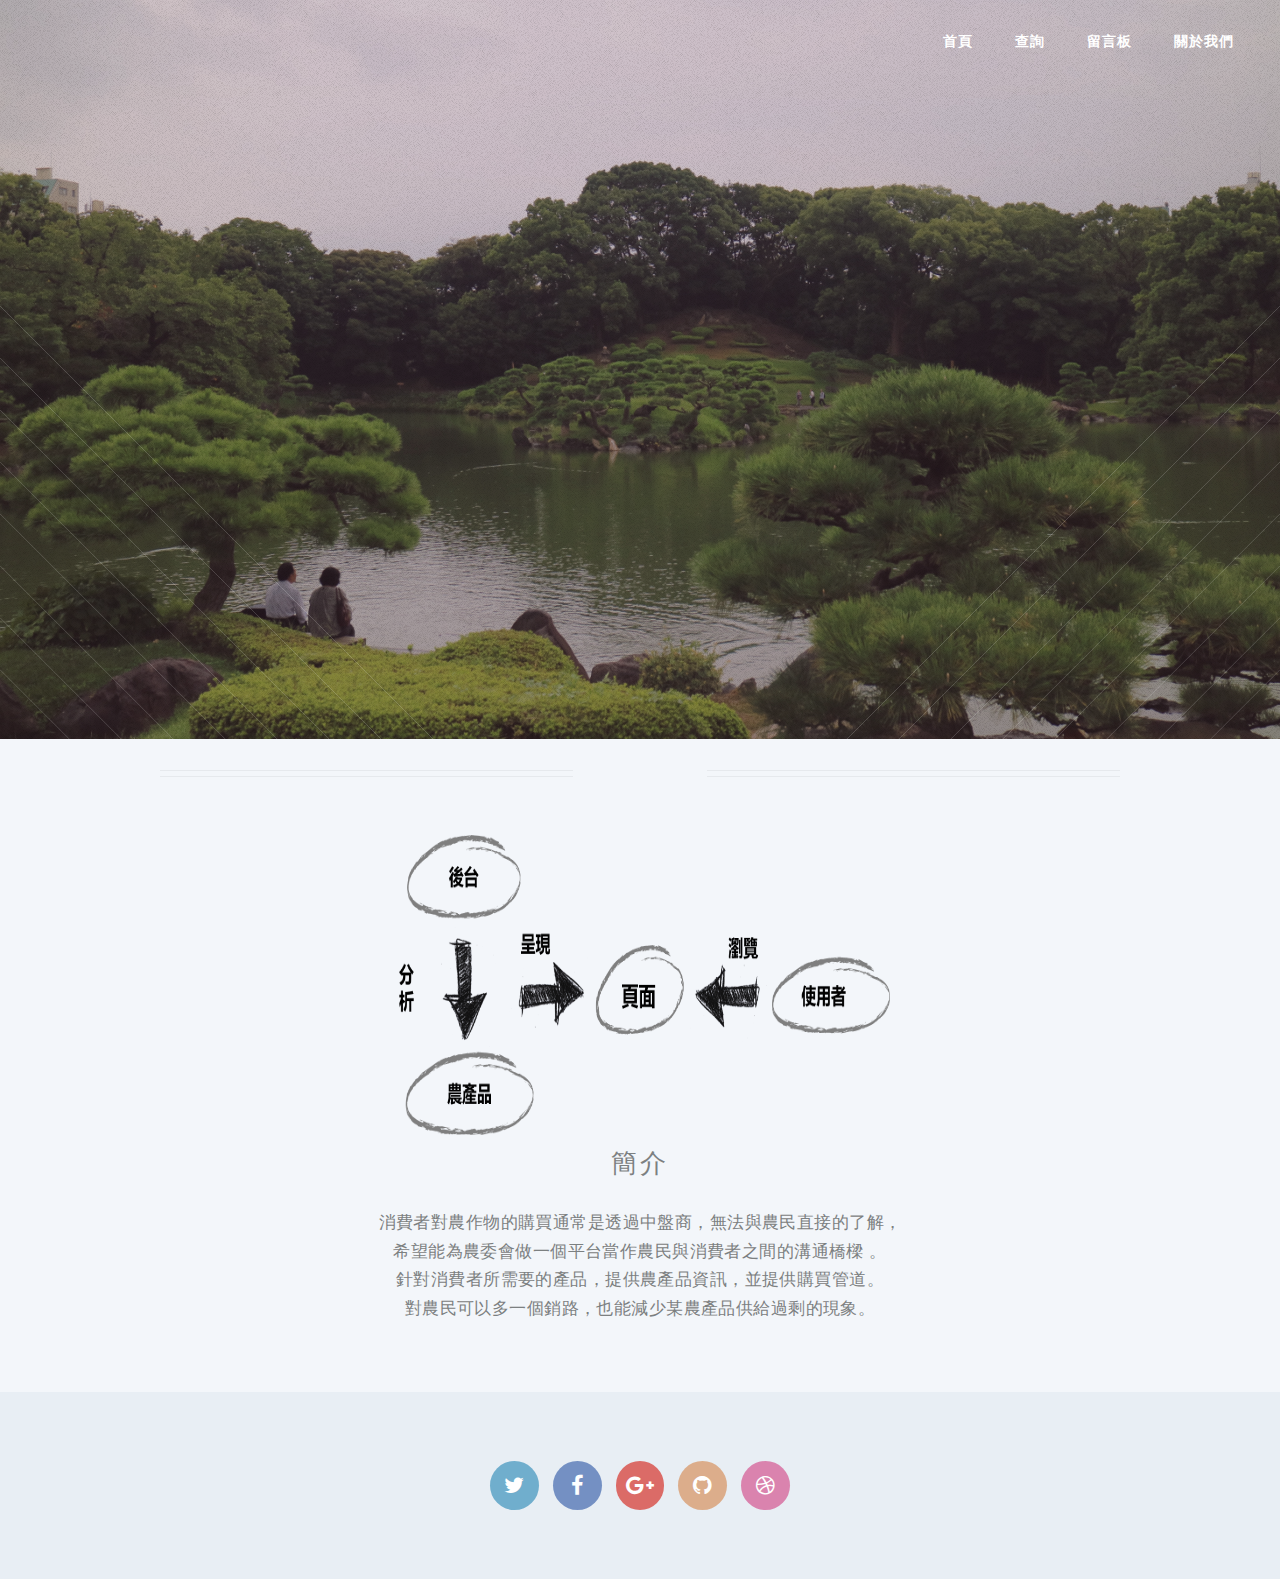
<file: index.html>
<!DOCTYPE HTML>
<!--
	Twenty by HTML5 UP
	html5up.net | @ajlkn
	Free for personal and commercial use under the CCA 3.0 license (html5up.net/license)
-->
<html>
	<head>
		<title>你農我農</title>
		<meta charset="utf-8" />
		<meta name="viewport" content="width=device-width, initial-scale=1" />
		<!--[if lte IE 8]><script src="assets/js/ie/html5shiv.js"></script><![endif]-->
		<link rel="stylesheet" href="assets/css/main.css" />
		
		

	</head>
	<body class="index">
		<div id="page-wrapper">

			<!-- Header -->
				<header id="header" class="alt">
					<nav id="nav">
						<ul>
							<li class="current"><a href="index.html">首頁</a></li>
							</li>
							<li class="current"><a href="search.html">查詢</a></li>
							<li class="current"><a href="question.html">留言板</a></li>
							<li class="current"><a href="aboutus.html">關於我們</a></li>
						</ul>
					</nav>
				</header>

			<!-- Banner -->
				<section id="banner">

					<div class="inner">

						<header>
							<h2><img src="images/logo.png" width="200px" height="200px"></h2>
						</header>
						<h2>用歷年預估未來
						<br />
						你農業我農業
						</h2>
						<footer>
							<ul class="buttons vertical">
								<li><a href="#main" class="button fit scrolly">詳細介紹</a></li>
							</ul>
						</footer>

					</div>

				</section>



			<!-- Main -->
					<header class="special container">	
						<img src="images/home.png" width="500px" height="300px">
						<h2>簡介</h2>
						<p>消費者對農作物的購買通常是透過中盤商，無法與農民直接的了解，	<br />
                        希望能為農委會做一個平台當作農民與消費者之間的溝通橋樑 。 
                        <br/>
                        針對消費者所需要的產品，提供農產品資訊，並提供購買管道。
                        <br />
                        對農民可以多一個銷路，也能減少某農產品供給過剩的現象。

						</p>
					</header>



			<!-- Footer -->
				<footer id="footer">

					<ul class="icons">
						<li><a href="#" class="icon circle fa-twitter"><span class="label">Twitter</span></a></li>
						<li><a href="#" class="icon circle fa-facebook"><span class="label">Facebook</span></a></li>
						<li><a href="#" class="icon circle fa-google-plus"><span class="label">Google+</span></a></li>
						<li><a href="#" class="icon circle fa-github"><span class="label">Github</span></a></li>
						<li><a href="#" class="icon circle fa-dribbble"><span class="label">Dribbble</span></a></li>
					</ul>


				</footer>

		</div>

		<!-- Scripts -->
			<script src="assets/js/jquery.min.js"></script>
			<script src="assets/js/jquery.dropotron.min.js"></script>
			<script src="assets/js/jquery.scrolly.min.js"></script>
			<script src="assets/js/jquery.scrollgress.min.js"></script>
			<script src="assets/js/skel.min.js"></script>
			<script src="assets/js/util.js"></script>
			<!--[if lte IE 8]><script src="assets/js/ie/respond.min.js"></script><![endif]-->
			<script src="assets/js/main.js"></script>

	</body>
</html>
</file>
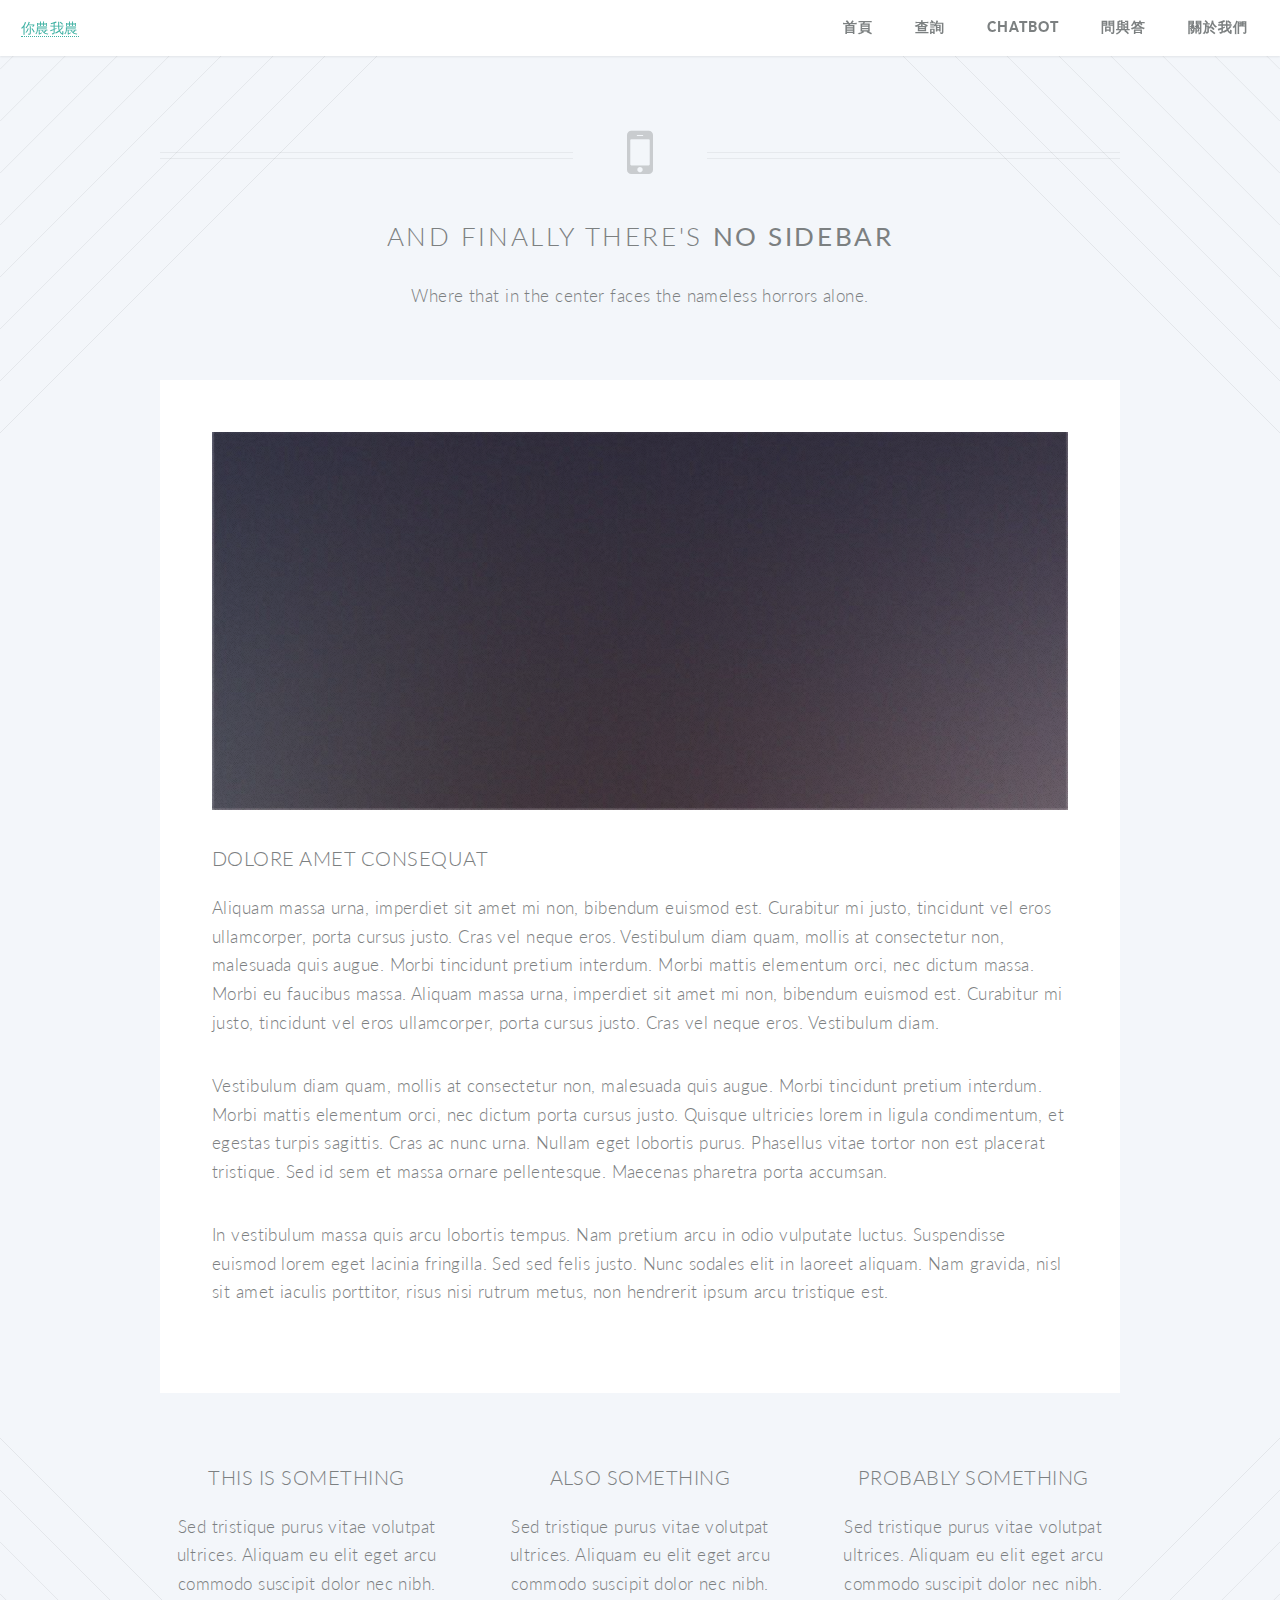
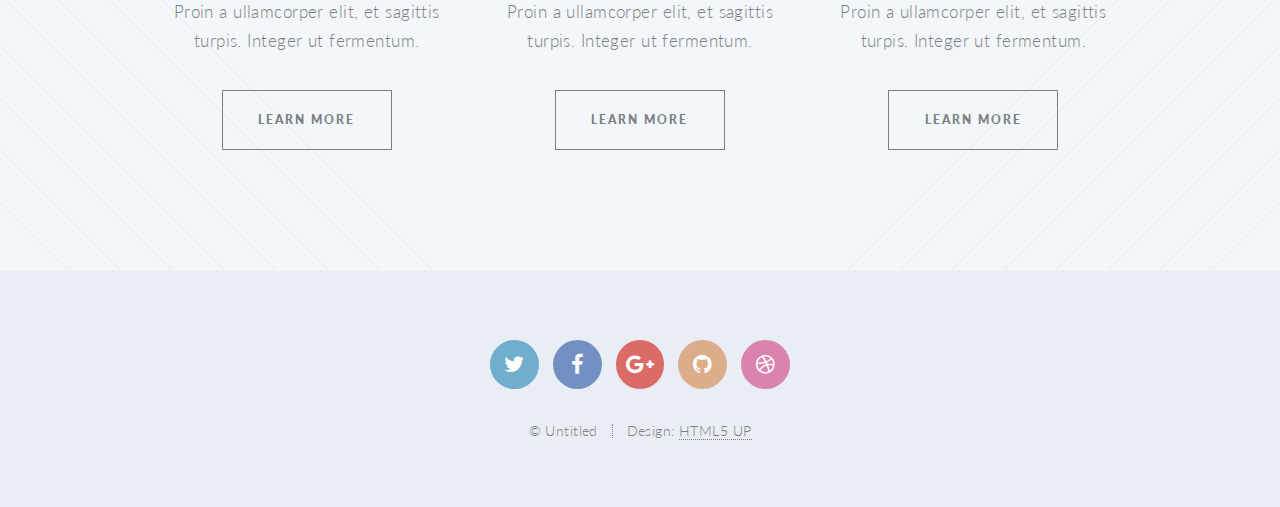
<file: chatbot.html>
<!DOCTYPE HTML>
<!--
	Twenty by HTML5 UP
	html5up.net | @ajlkn
	Free for personal and commercial use under the CCA 3.0 license (html5up.net/license)
-->
<html>
	<head>
		<title>No Sidebar - Twenty by HTML5 UP</title>
		<meta charset="utf-8" />
		<meta name="viewport" content="width=device-width, initial-scale=1" />
		<!--[if lte IE 8]><script src="assets/js/ie/html5shiv.js"></script><![endif]-->
		<link rel="stylesheet" href="assets/css/main.css" />
		<!--[if lte IE 8]><link rel="stylesheet" href="assets/css/ie8.css" /><![endif]-->
		<!--[if lte IE 9]><link rel="stylesheet" href="assets/css/ie9.css" /><![endif]-->
	</head>
	<body class="no-sidebar">
		<div id="page-wrapper">

			<!-- Header -->
				<header id="header">
					<h id="logo"><a href="index.html">你農我農</a></h1>
					<nav id="nav">					
						<ul>
							<li class="current"><a href="index.php">首頁</a></li>
							<li class="current"><a href="search.php">查詢</a></li>
							<li class="current"><a href="chatbot.php">chatbot</a></li>
							<li class="current"><a href="question.php">問與答</a></li>
							<li class="current"><a href="aboutus.php">關於我們</a></li>

							
						</ul>
					</nav>
				</header>
				
			<!-- Main -->
				<article id="main">

					<header class="special container">
						<span class="icon fa-mobile"></span>
						<h2>And finally there's <strong>No Sidebar</strong></h2>
						<p>Where that in the center faces the nameless horrors alone.</p>
					</header>

					<!-- One -->
						<section class="wrapper style4 container">

							<!-- Content -->
								<div class="content">
									<section>
										<a href="#" class="image featured"><img src="images/pic04.jpg" alt="" /></a>
										<header>
											<h3>Dolore Amet Consequat</h3>
										</header>
										<p>Aliquam massa urna, imperdiet sit amet mi non, bibendum euismod est. Curabitur mi justo, tincidunt vel eros ullamcorper, porta cursus justo. Cras vel neque eros. Vestibulum diam quam, mollis at consectetur non, malesuada quis augue. Morbi tincidunt pretium interdum. Morbi mattis elementum orci, nec dictum massa. Morbi eu faucibus massa. Aliquam massa urna, imperdiet sit amet mi non, bibendum euismod est. Curabitur mi justo, tincidunt vel eros ullamcorper, porta cursus justo. Cras vel neque eros. Vestibulum diam.</p>
										<p>Vestibulum diam quam, mollis at consectetur non, malesuada quis augue. Morbi tincidunt pretium interdum. Morbi mattis elementum orci, nec dictum porta cursus justo. Quisque ultricies lorem in ligula condimentum, et egestas turpis sagittis. Cras ac nunc urna. Nullam eget lobortis purus. Phasellus vitae tortor non est placerat tristique. Sed id sem et massa ornare pellentesque. Maecenas pharetra porta accumsan. </p>
										<p>In vestibulum massa quis arcu lobortis tempus. Nam pretium arcu in odio vulputate luctus. Suspendisse euismod lorem eget lacinia fringilla. Sed sed felis justo. Nunc sodales elit in laoreet aliquam. Nam gravida, nisl sit amet iaculis porttitor, risus nisi rutrum metus, non hendrerit ipsum arcu tristique est.</p>
									</section>
								</div>

						</section>

					<!-- Two -->
						<section class="wrapper style1 container special">
							<div class="row">
								<div class="4u 12u(narrower)">

									<section>
										<header>
											<h3>This is Something</h3>
										</header>
										<p>Sed tristique purus vitae volutpat ultrices. Aliquam eu elit eget arcu commodo suscipit dolor nec nibh. Proin a ullamcorper elit, et sagittis turpis. Integer ut fermentum.</p>
										<footer>
											<ul class="buttons">
												<li><a href="#" class="button small">Learn More</a></li>
											</ul>
										</footer>
									</section>

								</div>
								<div class="4u 12u(narrower)">

									<section>
										<header>
											<h3>Also Something</h3>
										</header>
										<p>Sed tristique purus vitae volutpat ultrices. Aliquam eu elit eget arcu commodo suscipit dolor nec nibh. Proin a ullamcorper elit, et sagittis turpis. Integer ut fermentum.</p>
										<footer>
											<ul class="buttons">
												<li><a href="#" class="button small">Learn More</a></li>
											</ul>
										</footer>
									</section>

								</div>
								<div class="4u 12u(narrower)">

									<section>
										<header>
											<h3>Probably Something</h3>
										</header>
										<p>Sed tristique purus vitae volutpat ultrices. Aliquam eu elit eget arcu commodo suscipit dolor nec nibh. Proin a ullamcorper elit, et sagittis turpis. Integer ut fermentum.</p>
										<footer>
											<ul class="buttons">
												<li><a href="#" class="button small">Learn More</a></li>
											</ul>
										</footer>
									</section>

								</div>
							</div>
						</section>

				</article>

			<!-- Footer -->
				<footer id="footer">

					<ul class="icons">
						<li><a href="#" class="icon circle fa-twitter"><span class="label">Twitter</span></a></li>
						<li><a href="#" class="icon circle fa-facebook"><span class="label">Facebook</span></a></li>
						<li><a href="#" class="icon circle fa-google-plus"><span class="label">Google+</span></a></li>
						<li><a href="#" class="icon circle fa-github"><span class="label">Github</span></a></li>
						<li><a href="#" class="icon circle fa-dribbble"><span class="label">Dribbble</span></a></li>
					</ul>

					<ul class="copyright">
						<li>&copy; Untitled</li><li>Design: <a href="http://html5up.net">HTML5 UP</a></li>
					</ul>

				</footer>

		</div>

		<!-- Scripts -->
			<script src="assets/js/jquery.min.js"></script>
			<script src="assets/js/jquery.dropotron.min.js"></script>
			<script src="assets/js/jquery.scrolly.min.js"></script>
			<script src="assets/js/jquery.scrollgress.min.js"></script>
			<script src="assets/js/skel.min.js"></script>
			<script src="assets/js/util.js"></script>
			<!--[if lte IE 8]><script src="assets/js/ie/respond.min.js"></script><![endif]-->
			<script src="assets/js/main.js"></script>

	</body>
</html>
</file>
<file: assets/css/ie8.css>
/*
	Twenty by HTML5 UP
	html5up.net | @ajlkn
	Free for personal and commercial use under the CCA 3.0 license (html5up.net/license)
*/

/* Section/Article */

	section > .last-child, section.last-child,
	article > .last-child,
	article.last-child {
		margin-bottom: 0;
	}

/* Banner */

	#banner {
		background-image: url("../../images/banner.jpg");
		background-repeat: no-repeat;
		background-size: cover;
		background-position: auto;
		-ms-behavior: url("assets/js/ie/backgroundsize.min.htc");
	}

		#banner .inner {
			background: #341b2b;
		}

/* CTA */

	#cta {
		background-image: url("../../images/banner.jpg");
		background-repeat: no-repeat;
		background-size: cover;
		background-position: auto;
		-ms-behavior: url("assets/js/ie/backgroundsize.min.htc");
	}
</file>
<file: assets/css/ie9.css>
/*
	Twenty by HTML5 UP
	html5up.net | @ajlkn
	Free for personal and commercial use under the CCA 3.0 license (html5up.net/license)
*/

/* Banner */

	#banner .inner {
		opacity: 1.0;
	}
</file>
<file: assets/css/main.css>
@import url("font-awesome.min.css");
@import url("https://fonts.googleapis.com/css?family=Lato:300,400,900");

/*
	Twenty by HTML5 UP
	html5up.net | @ajlkn
	Free for personal and commercial use under the CCA 3.0 license (html5up.net/license)
*/

/* Reset */

	html, body, div, span, applet, object, iframe, h1, h2, h3, h4, h5, h6, p, blockquote, pre, a, abbr, acronym, address, big, cite, code, del, dfn, em, img, ins, kbd, q, s, samp, small, strike, strong, sub, sup, tt, var, b, u, i, center, dl, dt, dd, ol, ul, li, fieldset, form, label, legend, table, caption, tbody, tfoot, thead, tr, th, td, article, aside, canvas, details, embed, figure, figcaption, footer, header, hgroup, menu, nav, output, ruby, section, summary, time, mark, audio, video {
		margin: 0;
		padding: 0;
		border: 0;
		font-size: 100%;
		font: inherit;
		vertical-align: baseline;
	}

	article, aside, details, figcaption, figure, footer, header, hgroup, menu, nav, section {
		display: block;
	}

	body {
		line-height: 1;
	}

	ol, ul {
		list-style: none;
	}

	blockquote, q {
		quotes: none;
	}

	blockquote:before, blockquote:after, q:before, q:after {
		content: '';
		content: none;
	}

	table {
		border-collapse: collapse;
		border-spacing: 0;
	}

	body {
		-webkit-text-size-adjust: none;
	}

/* Box Model */

	*, *:before, *:after {
		-moz-box-sizing: border-box;
		-webkit-box-sizing: border-box;
		box-sizing: border-box;
	}

/* Containers */

	.container {
		margin-left: auto;
		margin-right: auto;
	}

	.container.\31 25\25 {
		width: 100%;
		max-width: 1750px;
		min-width: 1400px;
	}

	.container.\37 5\25 {
		width: 1050px;
	}

	.container.\35 0\25 {
		width: 700px;
	}

	.container.\32 5\25 {
		width: 350px;
	}

	.container {
		width: 1400px;
	}

	@media screen and (max-width: 1680px) {

		.container.\31 25\25 {
			width: 100%;
			max-width: 1500px;
			min-width: 1200px;
		}

		.container.\37 5\25 {
			width: 900px;
		}

		.container.\35 0\25 {
			width: 600px;
		}

		.container.\32 5\25 {
			width: 300px;
		}

		.container {
			width: 1200px;
		}

	}

	@media screen and (max-width: 1280px) {

		.container.\31 25\25 {
			width: 100%;
			max-width: 1200px;
			min-width: 960px;
		}

		.container.\37 5\25 {
			width: 720px;
		}

		.container.\35 0\25 {
			width: 480px;
		}

		.container.\32 5\25 {
			width: 240px;
		}

		.container {
			width: 960px;
		}

	}

	@media screen and (max-width: 980px) {

		.container.\31 25\25 {
			width: 100%;
			max-width: 118.75%;
			min-width: 95%;
		}

		.container.\37 5\25 {
			width: 71.25%;
		}

		.container.\35 0\25 {
			width: 47.5%;
		}

		.container.\32 5\25 {
			width: 23.75%;
		}

		.container {
			width: 95%;
		}

	}

	@media screen and (max-width: 840px) {

		.container.\31 25\25 {
			width: 100%;
			max-width: 118.75%;
			min-width: 95%;
		}

		.container.\37 5\25 {
			width: 71.25%;
		}

		.container.\35 0\25 {
			width: 47.5%;
		}

		.container.\32 5\25 {
			width: 23.75%;
		}

		.container {
			width: 95% !important;
		}

	}

	@media screen and (max-width: 736px) {

		.container.\31 25\25 {
			width: 100%;
			max-width: 125%;
			min-width: 100%;
		}

		.container.\37 5\25 {
			width: 75%;
		}

		.container.\35 0\25 {
			width: 50%;
		}

		.container.\32 5\25 {
			width: 25%;
		}

		.container {
			width: 100% !important;
		}

	}

/* Grid */

	.row {
		border-bottom: solid 1px transparent;
		-moz-box-sizing: border-box;
		-webkit-box-sizing: border-box;
		box-sizing: border-box;
	}

	.row > * {
		float: left;
		-moz-box-sizing: border-box;
		-webkit-box-sizing: border-box;
		box-sizing: border-box;
	}

	.row:after, .row:before {
		content: '';
		display: block;
		clear: both;
		height: 0;
	}

	.row.uniform > * > :first-child {
		margin-top: 0;
	}

	.row.uniform > * > :last-child {
		margin-bottom: 0;
	}

	.row.\30 \25 > * {
		padding: 0px 0 0 0px;
	}

	.row.\30 \25 {
		margin: 0px 0 -1px 0px;
	}

	.row.uniform.\30 \25 > * {
		padding: 0px 0 0 0px;
	}

	.row.uniform.\30 \25 {
		margin: 0px 0 -1px 0px;
	}

	.row > * {
		padding: 50px 0 0 50px;
	}

	.row {
		margin: -50px 0 -1px -50px;
	}

	.row.uniform > * {
		padding: 50px 0 0 50px;
	}

	.row.uniform {
		margin: -50px 0 -1px -50px;
	}

	.row.\32 00\25 > * {
		padding: 100px 0 0 100px;
	}

	.row.\32 00\25 {
		margin: -100px 0 -1px -100px;
	}

	.row.uniform.\32 00\25 > * {
		padding: 100px 0 0 100px;
	}

	.row.uniform.\32 00\25 {
		margin: -100px 0 -1px -100px;
	}

	.row.\31 50\25 > * {
		padding: 75px 0 0 75px;
	}

	.row.\31 50\25 {
		margin: -75px 0 -1px -75px;
	}

	.row.uniform.\31 50\25 > * {
		padding: 75px 0 0 75px;
	}

	.row.uniform.\31 50\25 {
		margin: -75px 0 -1px -75px;
	}

	.row.\35 0\25 > * {
		padding: 25px 0 0 25px;
	}

	.row.\35 0\25 {
		margin: -25px 0 -1px -25px;
	}

	.row.uniform.\35 0\25 > * {
		padding: 25px 0 0 25px;
	}

	.row.uniform.\35 0\25 {
		margin: -25px 0 -1px -25px;
	}

	.row.\32 5\25 > * {
		padding: 12.5px 0 0 12.5px;
	}

	.row.\32 5\25 {
		margin: -12.5px 0 -1px -12.5px;
	}

	.row.uniform.\32 5\25 > * {
		padding: 12.5px 0 0 12.5px;
	}

	.row.uniform.\32 5\25 {
		margin: -12.5px 0 -1px -12.5px;
	}

	.\31 2u, .\31 2u\24 {
		width: 100%;
		clear: none;
		margin-left: 0;
	}

	.\31 1u, .\31 1u\24 {
		width: 91.6666666667%;
		clear: none;
		margin-left: 0;
	}

	.\31 0u, .\31 0u\24 {
		width: 83.3333333333%;
		clear: none;
		margin-left: 0;
	}

	.\39 u, .\39 u\24 {
		width: 75%;
		clear: none;
		margin-left: 0;
	}

	.\38 u, .\38 u\24 {
		width: 66.6666666667%;
		clear: none;
		margin-left: 0;
	}

	.\37 u, .\37 u\24 {
		width: 58.3333333333%;
		clear: none;
		margin-left: 0;
	}

	.\36 u, .\36 u\24 {
		width: 50%;
		clear: none;
		margin-left: 0;
	}

	.\35 u, .\35 u\24 {
		width: 41.6666666667%;
		clear: none;
		margin-left: 0;
	}

	.\34 u, .\34 u\24 {
		width: 33.3333333333%;
		clear: none;
		margin-left: 0;
	}

	.\33 u, .\33 u\24 {
		width: 25%;
		clear: none;
		margin-left: 0;
	}

	.\32 u, .\32 u\24 {
		width: 16.6666666667%;
		clear: none;
		margin-left: 0;
	}

	.\31 u, .\31 u\24 {
		width: 8.3333333333%;
		clear: none;
		margin-left: 0;
	}

	.\31 2u\24 + *,
	.\31 1u\24 + *,
	.\31 0u\24 + *,
	.\39 u\24 + *,
	.\38 u\24 + *,
	.\37 u\24 + *,
	.\36 u\24 + *,
	.\35 u\24 + *,
	.\34 u\24 + *,
	.\33 u\24 + *,
	.\32 u\24 + *,
	.\31 u\24 + * {
		clear: left;
	}

	.\-11u {
		margin-left: 91.66667%;
	}

	.\-10u {
		margin-left: 83.33333%;
	}

	.\-9u {
		margin-left: 75%;
	}

	.\-8u {
		margin-left: 66.66667%;
	}

	.\-7u {
		margin-left: 58.33333%;
	}

	.\-6u {
		margin-left: 50%;
	}

	.\-5u {
		margin-left: 41.66667%;
	}

	.\-4u {
		margin-left: 33.33333%;
	}

	.\-3u {
		margin-left: 25%;
	}

	.\-2u {
		margin-left: 16.66667%;
	}

	.\-1u {
		margin-left: 8.33333%;
	}

	@media screen and (max-width: 1680px) {

		.row > * {
			padding: 40px 0 0 40px;
		}

		.row {
			margin: -40px 0 -1px -40px;
		}

		.row.uniform > * {
			padding: 40px 0 0 40px;
		}

		.row.uniform {
			margin: -40px 0 -1px -40px;
		}

		.row.\32 00\25 > * {
			padding: 80px 0 0 80px;
		}

		.row.\32 00\25 {
			margin: -80px 0 -1px -80px;
		}

		.row.uniform.\32 00\25 > * {
			padding: 80px 0 0 80px;
		}

		.row.uniform.\32 00\25 {
			margin: -80px 0 -1px -80px;
		}

		.row.\31 50\25 > * {
			padding: 60px 0 0 60px;
		}

		.row.\31 50\25 {
			margin: -60px 0 -1px -60px;
		}

		.row.uniform.\31 50\25 > * {
			padding: 60px 0 0 60px;
		}

		.row.uniform.\31 50\25 {
			margin: -60px 0 -1px -60px;
		}

		.row.\35 0\25 > * {
			padding: 20px 0 0 20px;
		}

		.row.\35 0\25 {
			margin: -20px 0 -1px -20px;
		}

		.row.uniform.\35 0\25 > * {
			padding: 20px 0 0 20px;
		}

		.row.uniform.\35 0\25 {
			margin: -20px 0 -1px -20px;
		}

		.row.\32 5\25 > * {
			padding: 10px 0 0 10px;
		}

		.row.\32 5\25 {
			margin: -10px 0 -1px -10px;
		}

		.row.uniform.\32 5\25 > * {
			padding: 10px 0 0 10px;
		}

		.row.uniform.\32 5\25 {
			margin: -10px 0 -1px -10px;
		}

		.\31 2u\28wide\29, .\31 2u\24\28wide\29 {
			width: 100%;
			clear: none;
			margin-left: 0;
		}

		.\31 1u\28wide\29, .\31 1u\24\28wide\29 {
			width: 91.6666666667%;
			clear: none;
			margin-left: 0;
		}

		.\31 0u\28wide\29, .\31 0u\24\28wide\29 {
			width: 83.3333333333%;
			clear: none;
			margin-left: 0;
		}

		.\39 u\28wide\29, .\39 u\24\28wide\29 {
			width: 75%;
			clear: none;
			margin-left: 0;
		}

		.\38 u\28wide\29, .\38 u\24\28wide\29 {
			width: 66.6666666667%;
			clear: none;
			margin-left: 0;
		}

		.\37 u\28wide\29, .\37 u\24\28wide\29 {
			width: 58.3333333333%;
			clear: none;
			margin-left: 0;
		}

		.\36 u\28wide\29, .\36 u\24\28wide\29 {
			width: 50%;
			clear: none;
			margin-left: 0;
		}

		.\35 u\28wide\29, .\35 u\24\28wide\29 {
			width: 41.6666666667%;
			clear: none;
			margin-left: 0;
		}

		.\34 u\28wide\29, .\34 u\24\28wide\29 {
			width: 33.3333333333%;
			clear: none;
			margin-left: 0;
		}

		.\33 u\28wide\29, .\33 u\24\28wide\29 {
			width: 25%;
			clear: none;
			margin-left: 0;
		}

		.\32 u\28wide\29, .\32 u\24\28wide\29 {
			width: 16.6666666667%;
			clear: none;
			margin-left: 0;
		}

		.\31 u\28wide\29, .\31 u\24\28wide\29 {
			width: 8.3333333333%;
			clear: none;
			margin-left: 0;
		}

		.\31 2u\24\28wide\29 + *,
		.\31 1u\24\28wide\29 + *,
		.\31 0u\24\28wide\29 + *,
		.\39 u\24\28wide\29 + *,
		.\38 u\24\28wide\29 + *,
		.\37 u\24\28wide\29 + *,
		.\36 u\24\28wide\29 + *,
		.\35 u\24\28wide\29 + *,
		.\34 u\24\28wide\29 + *,
		.\33 u\24\28wide\29 + *,
		.\32 u\24\28wide\29 + *,
		.\31 u\24\28wide\29 + * {
			clear: left;
		}

		.\-11u\28wide\29 {
			margin-left: 91.66667%;
		}

		.\-10u\28wide\29 {
			margin-left: 83.33333%;
		}

		.\-9u\28wide\29 {
			margin-left: 75%;
		}

		.\-8u\28wide\29 {
			margin-left: 66.66667%;
		}

		.\-7u\28wide\29 {
			margin-left: 58.33333%;
		}

		.\-6u\28wide\29 {
			margin-left: 50%;
		}

		.\-5u\28wide\29 {
			margin-left: 41.66667%;
		}

		.\-4u\28wide\29 {
			margin-left: 33.33333%;
		}

		.\-3u\28wide\29 {
			margin-left: 25%;
		}

		.\-2u\28wide\29 {
			margin-left: 16.66667%;
		}

		.\-1u\28wide\29 {
			margin-left: 8.33333%;
		}

	}

	@media screen and (max-width: 1280px) {

		.row > * {
			padding: 40px 0 0 40px;
		}

		.row {
			margin: -40px 0 -1px -40px;
		}

		.row.uniform > * {
			padding: 40px 0 0 40px;
		}

		.row.uniform {
			margin: -40px 0 -1px -40px;
		}

		.row.\32 00\25 > * {
			padding: 80px 0 0 80px;
		}

		.row.\32 00\25 {
			margin: -80px 0 -1px -80px;
		}

		.row.uniform.\32 00\25 > * {
			padding: 80px 0 0 80px;
		}

		.row.uniform.\32 00\25 {
			margin: -80px 0 -1px -80px;
		}

		.row.\31 50\25 > * {
			padding: 60px 0 0 60px;
		}

		.row.\31 50\25 {
			margin: -60px 0 -1px -60px;
		}

		.row.uniform.\31 50\25 > * {
			padding: 60px 0 0 60px;
		}

		.row.uniform.\31 50\25 {
			margin: -60px 0 -1px -60px;
		}

		.row.\35 0\25 > * {
			padding: 20px 0 0 20px;
		}

		.row.\35 0\25 {
			margin: -20px 0 -1px -20px;
		}

		.row.uniform.\35 0\25 > * {
			padding: 20px 0 0 20px;
		}

		.row.uniform.\35 0\25 {
			margin: -20px 0 -1px -20px;
		}

		.row.\32 5\25 > * {
			padding: 10px 0 0 10px;
		}

		.row.\32 5\25 {
			margin: -10px 0 -1px -10px;
		}

		.row.uniform.\32 5\25 > * {
			padding: 10px 0 0 10px;
		}

		.row.uniform.\32 5\25 {
			margin: -10px 0 -1px -10px;
		}

		.\31 2u\28normal\29, .\31 2u\24\28normal\29 {
			width: 100%;
			clear: none;
			margin-left: 0;
		}

		.\31 1u\28normal\29, .\31 1u\24\28normal\29 {
			width: 91.6666666667%;
			clear: none;
			margin-left: 0;
		}

		.\31 0u\28normal\29, .\31 0u\24\28normal\29 {
			width: 83.3333333333%;
			clear: none;
			margin-left: 0;
		}

		.\39 u\28normal\29, .\39 u\24\28normal\29 {
			width: 75%;
			clear: none;
			margin-left: 0;
		}

		.\38 u\28normal\29, .\38 u\24\28normal\29 {
			width: 66.6666666667%;
			clear: none;
			margin-left: 0;
		}

		.\37 u\28normal\29, .\37 u\24\28normal\29 {
			width: 58.3333333333%;
			clear: none;
			margin-left: 0;
		}

		.\36 u\28normal\29, .\36 u\24\28normal\29 {
			width: 50%;
			clear: none;
			margin-left: 0;
		}

		.\35 u\28normal\29, .\35 u\24\28normal\29 {
			width: 41.6666666667%;
			clear: none;
			margin-left: 0;
		}

		.\34 u\28normal\29, .\34 u\24\28normal\29 {
			width: 33.3333333333%;
			clear: none;
			margin-left: 0;
		}

		.\33 u\28normal\29, .\33 u\24\28normal\29 {
			width: 25%;
			clear: none;
			margin-left: 0;
		}

		.\32 u\28normal\29, .\32 u\24\28normal\29 {
			width: 16.6666666667%;
			clear: none;
			margin-left: 0;
		}

		.\31 u\28normal\29, .\31 u\24\28normal\29 {
			width: 8.3333333333%;
			clear: none;
			margin-left: 0;
		}

		.\31 2u\24\28normal\29 + *,
		.\31 1u\24\28normal\29 + *,
		.\31 0u\24\28normal\29 + *,
		.\39 u\24\28normal\29 + *,
		.\38 u\24\28normal\29 + *,
		.\37 u\24\28normal\29 + *,
		.\36 u\24\28normal\29 + *,
		.\35 u\24\28normal\29 + *,
		.\34 u\24\28normal\29 + *,
		.\33 u\24\28normal\29 + *,
		.\32 u\24\28normal\29 + *,
		.\31 u\24\28normal\29 + * {
			clear: left;
		}

		.\-11u\28normal\29 {
			margin-left: 91.66667%;
		}

		.\-10u\28normal\29 {
			margin-left: 83.33333%;
		}

		.\-9u\28normal\29 {
			margin-left: 75%;
		}

		.\-8u\28normal\29 {
			margin-left: 66.66667%;
		}

		.\-7u\28normal\29 {
			margin-left: 58.33333%;
		}

		.\-6u\28normal\29 {
			margin-left: 50%;
		}

		.\-5u\28normal\29 {
			margin-left: 41.66667%;
		}

		.\-4u\28normal\29 {
			margin-left: 33.33333%;
		}

		.\-3u\28normal\29 {
			margin-left: 25%;
		}

		.\-2u\28normal\29 {
			margin-left: 16.66667%;
		}

		.\-1u\28normal\29 {
			margin-left: 8.33333%;
		}

	}

	@media screen and (max-width: 980px) {

		.row > * {
			padding: 30px 0 0 30px;
		}

		.row {
			margin: -30px 0 -1px -30px;
		}

		.row.uniform > * {
			padding: 30px 0 0 30px;
		}

		.row.uniform {
			margin: -30px 0 -1px -30px;
		}

		.row.\32 00\25 > * {
			padding: 60px 0 0 60px;
		}

		.row.\32 00\25 {
			margin: -60px 0 -1px -60px;
		}

		.row.uniform.\32 00\25 > * {
			padding: 60px 0 0 60px;
		}

		.row.uniform.\32 00\25 {
			margin: -60px 0 -1px -60px;
		}

		.row.\31 50\25 > * {
			padding: 45px 0 0 45px;
		}

		.row.\31 50\25 {
			margin: -45px 0 -1px -45px;
		}

		.row.uniform.\31 50\25 > * {
			padding: 45px 0 0 45px;
		}

		.row.uniform.\31 50\25 {
			margin: -45px 0 -1px -45px;
		}

		.row.\35 0\25 > * {
			padding: 15px 0 0 15px;
		}

		.row.\35 0\25 {
			margin: -15px 0 -1px -15px;
		}

		.row.uniform.\35 0\25 > * {
			padding: 15px 0 0 15px;
		}

		.row.uniform.\35 0\25 {
			margin: -15px 0 -1px -15px;
		}

		.row.\32 5\25 > * {
			padding: 7.5px 0 0 7.5px;
		}

		.row.\32 5\25 {
			margin: -7.5px 0 -1px -7.5px;
		}

		.row.uniform.\32 5\25 > * {
			padding: 7.5px 0 0 7.5px;
		}

		.row.uniform.\32 5\25 {
			margin: -7.5px 0 -1px -7.5px;
		}

		.\31 2u\28narrow\29, .\31 2u\24\28narrow\29 {
			width: 100%;
			clear: none;
			margin-left: 0;
		}

		.\31 1u\28narrow\29, .\31 1u\24\28narrow\29 {
			width: 91.6666666667%;
			clear: none;
			margin-left: 0;
		}

		.\31 0u\28narrow\29, .\31 0u\24\28narrow\29 {
			width: 83.3333333333%;
			clear: none;
			margin-left: 0;
		}

		.\39 u\28narrow\29, .\39 u\24\28narrow\29 {
			width: 75%;
			clear: none;
			margin-left: 0;
		}

		.\38 u\28narrow\29, .\38 u\24\28narrow\29 {
			width: 66.6666666667%;
			clear: none;
			margin-left: 0;
		}

		.\37 u\28narrow\29, .\37 u\24\28narrow\29 {
			width: 58.3333333333%;
			clear: none;
			margin-left: 0;
		}

		.\36 u\28narrow\29, .\36 u\24\28narrow\29 {
			width: 50%;
			clear: none;
			margin-left: 0;
		}

		.\35 u\28narrow\29, .\35 u\24\28narrow\29 {
			width: 41.6666666667%;
			clear: none;
			margin-left: 0;
		}

		.\34 u\28narrow\29, .\34 u\24\28narrow\29 {
			width: 33.3333333333%;
			clear: none;
			margin-left: 0;
		}

		.\33 u\28narrow\29, .\33 u\24\28narrow\29 {
			width: 25%;
			clear: none;
			margin-left: 0;
		}

		.\32 u\28narrow\29, .\32 u\24\28narrow\29 {
			width: 16.6666666667%;
			clear: none;
			margin-left: 0;
		}

		.\31 u\28narrow\29, .\31 u\24\28narrow\29 {
			width: 8.3333333333%;
			clear: none;
			margin-left: 0;
		}

		.\31 2u\24\28narrow\29 + *,
		.\31 1u\24\28narrow\29 + *,
		.\31 0u\24\28narrow\29 + *,
		.\39 u\24\28narrow\29 + *,
		.\38 u\24\28narrow\29 + *,
		.\37 u\24\28narrow\29 + *,
		.\36 u\24\28narrow\29 + *,
		.\35 u\24\28narrow\29 + *,
		.\34 u\24\28narrow\29 + *,
		.\33 u\24\28narrow\29 + *,
		.\32 u\24\28narrow\29 + *,
		.\31 u\24\28narrow\29 + * {
			clear: left;
		}

		.\-11u\28narrow\29 {
			margin-left: 91.66667%;
		}

		.\-10u\28narrow\29 {
			margin-left: 83.33333%;
		}

		.\-9u\28narrow\29 {
			margin-left: 75%;
		}

		.\-8u\28narrow\29 {
			margin-left: 66.66667%;
		}

		.\-7u\28narrow\29 {
			margin-left: 58.33333%;
		}

		.\-6u\28narrow\29 {
			margin-left: 50%;
		}

		.\-5u\28narrow\29 {
			margin-left: 41.66667%;
		}

		.\-4u\28narrow\29 {
			margin-left: 33.33333%;
		}

		.\-3u\28narrow\29 {
			margin-left: 25%;
		}

		.\-2u\28narrow\29 {
			margin-left: 16.66667%;
		}

		.\-1u\28narrow\29 {
			margin-left: 8.33333%;
		}

	}

	@media screen and (max-width: 840px) {

		.row > * {
			padding: 30px 0 0 30px;
		}

		.row {
			margin: -30px 0 -1px -30px;
		}

		.row.uniform > * {
			padding: 30px 0 0 30px;
		}

		.row.uniform {
			margin: -30px 0 -1px -30px;
		}

		.row.\32 00\25 > * {
			padding: 60px 0 0 60px;
		}

		.row.\32 00\25 {
			margin: -60px 0 -1px -60px;
		}

		.row.uniform.\32 00\25 > * {
			padding: 60px 0 0 60px;
		}

		.row.uniform.\32 00\25 {
			margin: -60px 0 -1px -60px;
		}

		.row.\31 50\25 > * {
			padding: 45px 0 0 45px;
		}

		.row.\31 50\25 {
			margin: -45px 0 -1px -45px;
		}

		.row.uniform.\31 50\25 > * {
			padding: 45px 0 0 45px;
		}

		.row.uniform.\31 50\25 {
			margin: -45px 0 -1px -45px;
		}

		.row.\35 0\25 > * {
			padding: 15px 0 0 15px;
		}

		.row.\35 0\25 {
			margin: -15px 0 -1px -15px;
		}

		.row.uniform.\35 0\25 > * {
			padding: 15px 0 0 15px;
		}

		.row.uniform.\35 0\25 {
			margin: -15px 0 -1px -15px;
		}

		.row.\32 5\25 > * {
			padding: 7.5px 0 0 7.5px;
		}

		.row.\32 5\25 {
			margin: -7.5px 0 -1px -7.5px;
		}

		.row.uniform.\32 5\25 > * {
			padding: 7.5px 0 0 7.5px;
		}

		.row.uniform.\32 5\25 {
			margin: -7.5px 0 -1px -7.5px;
		}

		.\31 2u\28narrower\29, .\31 2u\24\28narrower\29 {
			width: 100%;
			clear: none;
			margin-left: 0;
		}

		.\31 1u\28narrower\29, .\31 1u\24\28narrower\29 {
			width: 91.6666666667%;
			clear: none;
			margin-left: 0;
		}

		.\31 0u\28narrower\29, .\31 0u\24\28narrower\29 {
			width: 83.3333333333%;
			clear: none;
			margin-left: 0;
		}

		.\39 u\28narrower\29, .\39 u\24\28narrower\29 {
			width: 75%;
			clear: none;
			margin-left: 0;
		}

		.\38 u\28narrower\29, .\38 u\24\28narrower\29 {
			width: 66.6666666667%;
			clear: none;
			margin-left: 0;
		}

		.\37 u\28narrower\29, .\37 u\24\28narrower\29 {
			width: 58.3333333333%;
			clear: none;
			margin-left: 0;
		}

		.\36 u\28narrower\29, .\36 u\24\28narrower\29 {
			width: 50%;
			clear: none;
			margin-left: 0;
		}

		.\35 u\28narrower\29, .\35 u\24\28narrower\29 {
			width: 41.6666666667%;
			clear: none;
			margin-left: 0;
		}

		.\34 u\28narrower\29, .\34 u\24\28narrower\29 {
			width: 33.3333333333%;
			clear: none;
			margin-left: 0;
		}

		.\33 u\28narrower\29, .\33 u\24\28narrower\29 {
			width: 25%;
			clear: none;
			margin-left: 0;
		}

		.\32 u\28narrower\29, .\32 u\24\28narrower\29 {
			width: 16.6666666667%;
			clear: none;
			margin-left: 0;
		}

		.\31 u\28narrower\29, .\31 u\24\28narrower\29 {
			width: 8.3333333333%;
			clear: none;
			margin-left: 0;
		}

		.\31 2u\24\28narrower\29 + *,
		.\31 1u\24\28narrower\29 + *,
		.\31 0u\24\28narrower\29 + *,
		.\39 u\24\28narrower\29 + *,
		.\38 u\24\28narrower\29 + *,
		.\37 u\24\28narrower\29 + *,
		.\36 u\24\28narrower\29 + *,
		.\35 u\24\28narrower\29 + *,
		.\34 u\24\28narrower\29 + *,
		.\33 u\24\28narrower\29 + *,
		.\32 u\24\28narrower\29 + *,
		.\31 u\24\28narrower\29 + * {
			clear: left;
		}

		.\-11u\28narrower\29 {
			margin-left: 91.66667%;
		}

		.\-10u\28narrower\29 {
			margin-left: 83.33333%;
		}

		.\-9u\28narrower\29 {
			margin-left: 75%;
		}

		.\-8u\28narrower\29 {
			margin-left: 66.66667%;
		}

		.\-7u\28narrower\29 {
			margin-left: 58.33333%;
		}

		.\-6u\28narrower\29 {
			margin-left: 50%;
		}

		.\-5u\28narrower\29 {
			margin-left: 41.66667%;
		}

		.\-4u\28narrower\29 {
			margin-left: 33.33333%;
		}

		.\-3u\28narrower\29 {
			margin-left: 25%;
		}

		.\-2u\28narrower\29 {
			margin-left: 16.66667%;
		}

		.\-1u\28narrower\29 {
			margin-left: 8.33333%;
		}

	}

	@media screen and (max-width: 736px) {

		.row > * {
			padding: 30px 0 0 30px;
		}

		.row {
			margin: -30px 0 -1px -30px;
		}

		.row.uniform > * {
			padding: 30px 0 0 30px;
		}

		.row.uniform {
			margin: -30px 0 -1px -30px;
		}

		.row.\32 00\25 > * {
			padding: 60px 0 0 60px;
		}

		.row.\32 00\25 {
			margin: -60px 0 -1px -60px;
		}

		.row.uniform.\32 00\25 > * {
			padding: 60px 0 0 60px;
		}

		.row.uniform.\32 00\25 {
			margin: -60px 0 -1px -60px;
		}

		.row.\31 50\25 > * {
			padding: 45px 0 0 45px;
		}

		.row.\31 50\25 {
			margin: -45px 0 -1px -45px;
		}

		.row.uniform.\31 50\25 > * {
			padding: 45px 0 0 45px;
		}

		.row.uniform.\31 50\25 {
			margin: -45px 0 -1px -45px;
		}

		.row.\35 0\25 > * {
			padding: 15px 0 0 15px;
		}

		.row.\35 0\25 {
			margin: -15px 0 -1px -15px;
		}

		.row.uniform.\35 0\25 > * {
			padding: 15px 0 0 15px;
		}

		.row.uniform.\35 0\25 {
			margin: -15px 0 -1px -15px;
		}

		.row.\32 5\25 > * {
			padding: 7.5px 0 0 7.5px;
		}

		.row.\32 5\25 {
			margin: -7.5px 0 -1px -7.5px;
		}

		.row.uniform.\32 5\25 > * {
			padding: 7.5px 0 0 7.5px;
		}

		.row.uniform.\32 5\25 {
			margin: -7.5px 0 -1px -7.5px;
		}

		.\31 2u\28mobile\29, .\31 2u\24\28mobile\29 {
			width: 100%;
			clear: none;
			margin-left: 0;
		}

		.\31 1u\28mobile\29, .\31 1u\24\28mobile\29 {
			width: 91.6666666667%;
			clear: none;
			margin-left: 0;
		}

		.\31 0u\28mobile\29, .\31 0u\24\28mobile\29 {
			width: 83.3333333333%;
			clear: none;
			margin-left: 0;
		}

		.\39 u\28mobile\29, .\39 u\24\28mobile\29 {
			width: 75%;
			clear: none;
			margin-left: 0;
		}

		.\38 u\28mobile\29, .\38 u\24\28mobile\29 {
			width: 66.6666666667%;
			clear: none;
			margin-left: 0;
		}

		.\37 u\28mobile\29, .\37 u\24\28mobile\29 {
			width: 58.3333333333%;
			clear: none;
			margin-left: 0;
		}

		.\36 u\28mobile\29, .\36 u\24\28mobile\29 {
			width: 50%;
			clear: none;
			margin-left: 0;
		}

		.\35 u\28mobile\29, .\35 u\24\28mobile\29 {
			width: 41.6666666667%;
			clear: none;
			margin-left: 0;
		}

		.\34 u\28mobile\29, .\34 u\24\28mobile\29 {
			width: 33.3333333333%;
			clear: none;
			margin-left: 0;
		}

		.\33 u\28mobile\29, .\33 u\24\28mobile\29 {
			width: 25%;
			clear: none;
			margin-left: 0;
		}

		.\32 u\28mobile\29, .\32 u\24\28mobile\29 {
			width: 16.6666666667%;
			clear: none;
			margin-left: 0;
		}

		.\31 u\28mobile\29, .\31 u\24\28mobile\29 {
			width: 8.3333333333%;
			clear: none;
			margin-left: 0;
		}

		.\31 2u\24\28mobile\29 + *,
		.\31 1u\24\28mobile\29 + *,
		.\31 0u\24\28mobile\29 + *,
		.\39 u\24\28mobile\29 + *,
		.\38 u\24\28mobile\29 + *,
		.\37 u\24\28mobile\29 + *,
		.\36 u\24\28mobile\29 + *,
		.\35 u\24\28mobile\29 + *,
		.\34 u\24\28mobile\29 + *,
		.\33 u\24\28mobile\29 + *,
		.\32 u\24\28mobile\29 + *,
		.\31 u\24\28mobile\29 + * {
			clear: left;
		}

		.\-11u\28mobile\29 {
			margin-left: 91.66667%;
		}

		.\-10u\28mobile\29 {
			margin-left: 83.33333%;
		}

		.\-9u\28mobile\29 {
			margin-left: 75%;
		}

		.\-8u\28mobile\29 {
			margin-left: 66.66667%;
		}

		.\-7u\28mobile\29 {
			margin-left: 58.33333%;
		}

		.\-6u\28mobile\29 {
			margin-left: 50%;
		}

		.\-5u\28mobile\29 {
			margin-left: 41.66667%;
		}

		.\-4u\28mobile\29 {
			margin-left: 33.33333%;
		}

		.\-3u\28mobile\29 {
			margin-left: 25%;
		}

		.\-2u\28mobile\29 {
			margin-left: 16.66667%;
		}

		.\-1u\28mobile\29 {
			margin-left: 8.33333%;
		}

	}

/* Basic */

	body {
		background: #f3f6fa;
	}

		body.is-loading *, body.is-loading *:before, body.is-loading *:after {
			-moz-animation: none !important;
			-webkit-animation: none !important;
			-ms-animation: none !important;
			animation: none !important;
			-moz-transition: none !important;
			-webkit-transition: none !important;
			-ms-transition: none !important;
			transition: none !important;
		}

	body, input, select, textarea {
		color: #7c8081;
		font-family: 'Lato', sans-serif;
		font-size: 15pt;
		font-weight: 300;
		letter-spacing: 0.025em;
		line-height: 1.75em;
	}

	a {
		-moz-transition: color 0.2s ease-in-out, border-color 0.2s ease-in-out, background-color 0.2s ease-in-out;
		-webkit-transition: color 0.2s ease-in-out, border-color 0.2s ease-in-out, background-color 0.2s ease-in-out;
		-ms-transition: color 0.2s ease-in-out, border-color 0.2s ease-in-out, background-color 0.2s ease-in-out;
		transition: color 0.2s ease-in-out, border-color 0.2s ease-in-out, background-color 0.2s ease-in-out;
		color: #3fb1a3;
		text-decoration: none;
		border-bottom: dotted 1px;
	}

		a:hover {
			border-bottom-color: transparent;
		}

	strong, b {
		font-weight: 400;
	}

	p, ul, ol, dl, table, blockquote {
		margin: 0 0 2em 0;
	}

	h1, h2, h3, h4, h5, h6 {
		color: inherit;
		font-weight: 300;
		line-height: 1.75em;
		margin-bottom: 1em;
		text-transform: uppercase;
	}

		h1 a, h2 a, h3 a, h4 a, h5 a, h6 a {
			color: inherit;
			text-decoration: none;
			border: 0;
		}

	h2 {
		font-size: 1.5em;
		letter-spacing: 0.1em;
	}

	h3 {
		font-size: 1.15em;
		letter-spacing: 0.025em;
	}

	sub {
		font-size: 0.8em;
		position: relative;
		top: 0.5em;
	}

	sup {
		font-size: 0.8em;
		position: relative;
		top: -0.5em;
	}

	hr {
		border-top: solid 1px rgba(124, 128, 129, 0.2);
		border: 0;
		margin-bottom: 1.5em;
	}

	blockquote {
		border-left: solid 0.5em rgba(124, 128, 129, 0.2);
		font-style: italic;
		padding: 1em 0 1em 2em;
	}

/* Section/Article */

	section.special, article.special {
		text-align: center;
	}

	header.major {
		padding-bottom: 2em;
	}

	header.special {
		margin-bottom: 5em;
		padding-top: 7em;
		position: relative;
		text-align: center;
	}

		header.special:before, header.special:after {
			border-bottom: solid 1.5px;
			border-top: solid 1.5px;
			content: '';
			height: 7px;
			opacity: 0.1;
			position: absolute;
			top: 1.75em;
			width: 43%;
		}

		header.special:before {
			left: 0;
		}

		header.special:after {
			right: 0;
		}

		header.special h2 {
			margin-bottom: 0;
		}

		header.special h2 + p {
			margin-bottom: 0;
			padding-top: 1.5em;
		}

		header.special .icon {
			cursor: default;
			height: 7em;
			left: 0;
			position: absolute;
			text-align: center;
			top: 1em;
			width: 100%;
		}

			header.special .icon:before {
				font-size: 3.5em;
				opacity: 0.35;
			}

	footer > :last-child {
		margin-bottom: 0;
	}

	footer.major {
		padding-top: 3em;
	}

/* Form */

	input[type="text"],
	input[type="password"],
	input[type="email"],
	textarea {
		-moz-transition: background-color 0.2s ease-in-out, border-color 0.2s ease-in-out;
		-webkit-transition: background-color 0.2s ease-in-out, border-color 0.2s ease-in-out;
		-ms-transition: background-color 0.2s ease-in-out, border-color 0.2s ease-in-out;
		transition: background-color 0.2s ease-in-out, border-color 0.2s ease-in-out;
		-moz-appearance: none;
		-webkit-appearance: none;
		-ms-appearance: none;
		appearance: none;
		background: none;
		border: solid 1px rgba(124, 128, 129, 0.2);
		color: inherit;
		display: block;
		padding: 0.75em;
		text-decoration: none;
		width: 100%;
		outline: 0;
	}

		input[type="text"]:focus,
		input[type="password"]:focus,
		input[type="email"]:focus,
		textarea:focus {
			border-color: #83d3c9;
		}

	input[type="text"],
	input[type="password"],
	input[type="email"] {
		line-height: 1em;
	}

	::-webkit-input-placeholder {
		color: inherit;
		opacity: 0.5;
		position: relative;
		top: 3px;
	}

	:-moz-placeholder {
		color: inherit;
		opacity: 0.5;
	}

	::-moz-placeholder {
		color: inherit;
		opacity: 0.5;
	}

	:-ms-input-placeholder {
		color: inherit;
		opacity: 0.5;
	}

	.formerize-placeholder {
		color: rgba(124, 128, 129, 0.5) !important;
	}

/* Image */

	.image {
		border: 0;
		position: relative;
	}

		.image:before {
			background: url("images/overlay.png");
			content: '';
			height: 100%;
			left: 0;
			position: absolute;
			top: 0;
			width: 100%;
		}

		.image.fit {
			display: block;
		}

			.image.fit img {
				display: block;
				width: 100%;
			}

		.image.featured {
			display: block;
			margin: 0 0 2em 0;
		}

			.image.featured img {
				display: block;
				width: 100%;
			}

/* Icon */

	.icon {
		text-decoration: none;
		position: relative;
	}

		.icon:before {
			-moz-osx-font-smoothing: grayscale;
			-webkit-font-smoothing: antialiased;
			font-family: FontAwesome;
			font-style: normal;
			font-weight: normal;
			text-transform: none !important;
		}

		.icon.circle {
			-moz-transition: all 0.2s ease-in-out;
			-webkit-transition: all 0.2s ease-in-out;
			-ms-transition: all 0.2s ease-in-out;
			transition: all 0.2s ease-in-out;
			border: 0;
			border-radius: 100%;
			display: inline-block;
			font-size: 1.25em;
			height: 2.25em;
			left: 0;
			line-height: 2.25em;
			text-align: center;
			text-decoration: none;
			top: 0;
			width: 2.25em;
		}

			.icon.circle:hover {
				top: -0.2em;
			}

			.icon.circle.fa-twitter {
				background: #70aecd;
				color: #fff;
			}

				.icon.circle.fa-twitter:hover {
					background: #7fb7d2;
				}

			.icon.circle.fa-facebook {
				background: #7490c3;
				color: #fff;
			}

				.icon.circle.fa-facebook:hover {
					background: #829bc9;
				}

			.icon.circle.fa-google-plus {
				background: #db6b67;
				color: #fff;
			}

				.icon.circle.fa-google-plus:hover {
					background: #df7b77;
				}

			.icon.circle.fa-github {
				background: #dcad8b;
				color: #fff;
			}

				.icon.circle.fa-github:hover {
					background: #e1b89b;
				}

			.icon.circle.fa-dribbble {
				background: #da83ae;
				color: #fff;
			}

				.icon.circle.fa-dribbble:hover {
					background: #df93b8;
				}

		.icon.featured {
			cursor: default;
			display: block;
			margin: 0 0 1.5em 0;
			opacity: 0.35;
			text-align: center;
		}

			.icon.featured:before {
				font-size: 5em;
				line-height: 1em;
			}

		.icon > .label {
			display: none;
		}

/* List */

	ol.default {
		list-style: decimal;
		padding-left: 1.25em;
	}

		ol.default li {
			padding-left: 0.25em;
		}

	ul.default {
		list-style: disc;
		padding-left: 1em;
	}

		ul.default li {
			padding-left: 0.5em;
		}

	ul.icons {
		cursor: default;
	}

		ul.icons li {
			display: inline-block;
			line-height: 1em;
			padding-left: 0.5em;
		}

			ul.icons li:first-child {
				padding-left: 0;
			}

	ul.featured-icons {
		cursor: default;
		margin: -0.75em 0 0 0;
		opacity: 0.35;
		overflow: hidden;
		position: relative;
	}

		ul.featured-icons li {
			display: block;
			float: left;
			text-align: center;
			width: 50%;
		}

			ul.featured-icons li .icon {
				display: inline-block;
				font-size: 6.25em;
				height: 1.25em;
				line-height: 1.25em;
				width: 1em;
			}

	ul.buttons {
		cursor: default;
	}

		ul.buttons:last-child {
			margin-bottom: 0;
		}

		ul.buttons li {
			display: inline-block;
			padding: 0 0 0 1.5em;
		}

			ul.buttons li:first-child {
				padding: 0;
			}

		ul.buttons.vertical li {
			display: block;
			padding: 1.5em 0 0 0;
		}

			ul.buttons.vertical li:first-child {
				padding: 0;
			}

/* Table */

	table {
		width: 100%;
	}

		table.default {
			width: 100%;
		}

			table.default tbody tr {
				border-bottom: solid 1px rgba(124, 128, 129, 0.2);
			}

			table.default td {
				padding: 0.5em 1em 0.5em 1em;
			}

			table.default th {
				font-weight: 400;
				padding: 0.5em 1em 0.5em 1em;
				text-align: left;
			}

			table.default thead {
				background: #7c8081;
				color: #fff;
			}

/* Button */

	input[type="button"],
	input[type="submit"],
	input[type="reset"],
	.button {
		-moz-appearance: none;
		-webkit-appearance: none;
		-ms-appearance: none;
		appearance: none;
		-moz-transition: color 0.2s ease-in-out, border-color 0.2s ease-in-out, background-color 0.2s ease-in-out;
		-webkit-transition: color 0.2s ease-in-out, border-color 0.2s ease-in-out, background-color 0.2s ease-in-out;
		-ms-transition: color 0.2s ease-in-out, border-color 0.2s ease-in-out, background-color 0.2s ease-in-out;
		transition: color 0.2s ease-in-out, border-color 0.2s ease-in-out, background-color 0.2s ease-in-out;
		background: none;
		border: solid 1px;
		color: inherit;
		cursor: pointer;
		display: inline-block;
		font-size: 0.8em;
		font-weight: 900;
		letter-spacing: 2px;
		min-width: 18em;
		padding: 0 0.75em;
		line-height: 3.75em;
		text-align: center;
		text-decoration: none;
		text-transform: uppercase;
	}

		input[type="button"]:hover,
		input[type="submit"]:hover,
		input[type="reset"]:hover,
		.button:hover {
			background: rgba(188, 202, 206, 0.15);
			border-color: inherit;
		}

		input[type="button"].special,
		input[type="submit"].special,
		input[type="reset"].special,
		.button.special {
			background: #83d3c9;
			border-color: #83d3c9;
			color: #fff !important;
		}

			input[type="button"].special:hover,
			input[type="submit"].special:hover,
			input[type="reset"].special:hover,
			.button.special:hover {
				background: #96dad1 !important;
				border-color: #96dad1 !important;
			}

		input[type="button"].fit,
		input[type="submit"].fit,
		input[type="reset"].fit,
		.button.fit {
			width: 100%;
		}

		input[type="button"].small,
		input[type="submit"].small,
		input[type="reset"].small,
		.button.small {
			font-size: 0.7em;
			min-width: 14em;
			padding: 0.5em 0;
		}

/* Wrapper */

	.wrapper {
		margin-bottom: 5em;
		padding: 5em;
	}

		.wrapper.style1 {
			padding: 0;
		}

		.wrapper.style2 {
			background-color: #83d3c9;
			background-image: url("images/light-bl.svg"), url("images/light-br.svg");
			background-position: bottom left, bottom right;
			background-repeat: no-repeat, no-repeat;
			background-size: 25em, 25em;
			color: #fff;
		}

			.wrapper.style2 .button:hover {
				background: rgba(255, 255, 255, 0.15) !important;
			}

			.wrapper.style2 .button.special {
				background: #fff;
				border-color: #fff;
				color: #83d3c9 !important;
			}

				.wrapper.style2 .button.special:hover {
					border-color: inherit !important;
					color: #fff !important;
				}

		.wrapper.style3 {
			background: #fff;
			color: inherit;
		}

		.wrapper.style4 {
			background: #fff;
			color: inherit;
			padding: 4em;
		}

/* Header */

	@-moz-keyframes reveal-header {
		0% {
			top: -5em;
		}

		100% {
			top: 0;
		}
	}

	@-webkit-keyframes reveal-header {
		0% {
			top: -5em;
		}

		100% {
			top: 0;
		}
	}

	@-ms-keyframes reveal-header {
		0% {
			top: -5em;
		}

		100% {
			top: 0;
		}
	}

	@keyframes reveal-header {
		0% {
			top: -5em;
		}

		100% {
			top: 0;
		}
	}

	#header {
		background: #fff;
		box-shadow: 0 1px 2px 0 rgba(0, 0, 0, 0.075);
		color: inherit;
		cursor: default;
		font-size: 0.8em;
		left: 0;
		padding: 1em 1.5em;
		position: fixed;
		top: 0;
		width: 100%;
		z-index: 10000;
	}

		#header h1 {
			font-weight: 900;
			margin: 0;
		}

			#header h1 span {
				font-weight: 300;
			}

		#header nav {
			letter-spacing: 0.075em;
			position: absolute;
			right: 1.5em;
			text-transform: uppercase;
			top: 0.75em;
		}

			#header nav ul li {
				display: inline-block;
				margin-left: 1.5em;
			}

				#header nav ul li > ul {
					display: none;
				}

				#header nav ul li a {
					border: solid 1px transparent;
					color: inherit;
					display: inline-block;
					line-height: 1em;
					padding: 0.6em 0.75em;
					text-decoration: none;
				}

				#header nav ul li input[type="button"],
				#header nav ul li input[type="submit"],
				#header nav ul li input[type="reset"],
				#header nav ul li .button {
					font-size: 1em;
					min-width: 0;
					width: auto;
				}

				#header nav ul li.submenu > a {
					text-decoration: none;
				}

					#header nav ul li.submenu > a:before {
						-moz-osx-font-smoothing: grayscale;
						-webkit-font-smoothing: antialiased;
						font-family: FontAwesome;
						font-style: normal;
						font-weight: normal;
						text-transform: none !important;
					}

					#header nav ul li.submenu > a:before {
						content: '\f107';
						margin-right: 0.65em;
					}

				#header nav ul li.active > a, #header nav ul li:hover > a {
					-moz-transition: all 0.2s ease-in-out;
					-webkit-transition: all 0.2s ease-in-out;
					-ms-transition: all 0.2s ease-in-out;
					transition: all 0.2s ease-in-out;
					background: rgba(188, 202, 206, 0.15);
				}

				#header nav ul li.current > a {
					font-weight: 900;
				}

		#header.reveal {
			-moz-animation: reveal-header 0.5s;
			-webkit-animation: reveal-header 0.5s;
			-ms-animation: reveal-header 0.5s;
			animation: reveal-header 0.5s;
		}

		#header.alt {
			-moz-animation: none;
			-webkit-animation: none;
			-ms-animation: none;
			animation: none;
			background: transparent;
			box-shadow: none;
			color: #fff;
			padding: 2em 2.5em;
			position: absolute;
		}

			#header.alt nav {
				right: 2.5em;
				top: 1.75em;
			}

				#header.alt nav ul li.active > a, #header.alt nav ul li:hover > a {
					border: solid 1px;
				}

/* Dropotron */

	.dropotron {
		background: #fff;
		box-shadow: 0 1px 2px 0 rgba(0, 0, 0, 0.075);
		line-height: 2.25em;
		min-width: 13em;
		padding: 1em 0;
		text-transform: uppercase;
		margin-top: calc(-1em + 1px);
	}

		.dropotron.level-0 {
			font-size: 0.7em;
			font-weight: 400;
			margin-top: 1.5em;
		}

			.dropotron.level-0:before {
				border-bottom: solid 0.5em #fff;
				border-left: solid 0.5em transparent;
				border-right: solid 0.5em transparent;
				content: '';
				left: 0.75em;
				position: absolute;
				top: -0.45em;
			}

		.dropotron > li {
			border-top: solid 1px rgba(124, 128, 129, 0.2);
		}

			.dropotron > li > a {
				-moz-transition: none;
				-webkit-transition: none;
				-ms-transition: none;
				transition: none;
				color: inherit;
				text-decoration: none;
				padding: 0 1em;
				border: 0;
			}

			.dropotron > li:hover > a {
				background: #83d3c9;
				color: #fff;
			}

			.dropotron > li:first-child {
				border-top: 0;
			}

/* Banner */

	@-moz-keyframes reveal-banner {
		0% {
			opacity: 0;
		}

		100% {
			opacity: 1;
		}
	}

	@-webkit-keyframes reveal-banner {
		0% {
			opacity: 0;
		}

		100% {
			opacity: 1;
		}
	}

	@-ms-keyframes reveal-banner {
		0% {
			opacity: 0;
		}

		100% {
			opacity: 1;
		}
	}

	@keyframes reveal-banner {
		0% {
			opacity: 0;
		}

		100% {
			opacity: 1;
		}
	}

	#banner {
		background-attachment: scroll, scroll, scroll, fixed;
		background-color: #645862;
		background-image: url("images/light-bl.svg"), url("images/light-br.svg"), url("images/overlay.png"), url("../../images/banner.jpg");
		background-position: bottom left, bottom right, top left, top center;
		background-repeat: no-repeat, no-repeat, repeat, no-repeat;
		background-size: 25em, 25em, auto, cover;
		color: #fff;
		cursor: default;
		padding: 6em 0;
		text-align: center;
	}

		#banner .inner {
			-moz-animation: reveal-banner 1s 0.25s ease-in-out;
			-webkit-animation: reveal-banner 1s 0.25s ease-in-out;
			-ms-animation: reveal-banner 1s 0.25s ease-in-out;
			animation: reveal-banner 1s 0.25s ease-in-out;
			-moz-animation-fill-mode: forwards;
			-webkit-animation-fill-mode: forwards;
			-ms-animation-fill-mode: forwards;
			animation-fill-mode: forwards;
			background: rgba(20%, 30%, 30%, 0.5);
			color: #fff;
			display: inline-block;
			opacity: 0;
			padding: 3em;
			text-align: center;
		}

			#banner .inner header {
				display: inline-block;
				border-bottom: solid 2px;
				margin: 0 0 2em 0;
				padding: 3px 0 3px 0;
			}

				#banner .inner header h2 {
					border-bottom: solid 2px;
					font-size: 2.5em;
					font-weight: 900;
					letter-spacing: 0.2em;
					margin: 0;
					padding-left: 0.05em;
					position: relative;
					text-transform: uppercase;
				}

			#banner .inner p {
				letter-spacing: 0.1em;
				margin: 0;
				text-transform: uppercase;
			}

				#banner .inner p a {
					color: inherit;
					font-weight: 400;
					text-decoration: none;
				}

			#banner .inner footer {
				margin: 2em 0 0 0;
			}

/* Main */

	#main {
		background-image: url("images/dark-tl.svg"), url("images/dark-tr.svg"), url("images/dark-bl.svg"), url("images/dark-br.svg");
		background-position: top left, top right, bottom left, bottom right;
		background-repeat: no-repeat;
		background-size: 25em;
		padding: 7em 0;
	}

		#main > :last-child {
			margin-bottom: 0;
		}

		#main .sidebar section {
			border-top: solid 1px rgba(124, 128, 129, 0.2);
			margin: 3em 0 0 0;
			padding: 3em 0 0 0;
		}

			#main .sidebar section:first-child {
				border-top: 0;
				padding-top: 0;
				margin-top: 0;
			}

	body.index #main {
		padding-top: 5em;
	}

/* CTA */

	#cta {
		background-attachment: scroll, scroll, scroll, fixed;
		background-color: #645862;
		background-image: url("images/light-tl.svg"), url("images/light-tr.svg"), url("images/overlay.png"), url("../../images/banner.jpg");
		background-position: top left, top right, top left, bottom center;
		background-repeat: no-repeat, no-repeat, repeat, no-repeat;
		background-size: 25em, 25em, auto, cover;
		color: #fff;
		padding: 5em;
		text-align: center;
	}

		#cta header {
			margin-bottom: 2em;
		}

/* Footer */

	#footer {
		background: #E8EEF4;
		color: #7c8081;
		padding: 5em 5em 10em 5em;
		text-align: center;
	}

		#footer .copyright {
			font-size: 0.8em;
			line-height: 1em;
		}

			#footer .copyright a {
				color: inherit;
			}

			#footer .copyright li {
				display: inline-block;
				margin-left: 1em;
				padding-left: 1em;
				border-left: dotted 1px;
			}

				#footer .copyright li:first-child {
					margin: 0;
					padding: 0;
					border: 0;
				}

/* Wide */

	@media screen and (max-width: 1680px) {

		/* Basic */

			body, input, select, textarea {
				font-size: 14pt;
			}

		/* Section/Article */

			header.special {
				padding-top: 5.5em;
				margin-bottom: 4em;
			}

	}

/* Normal */

	@media screen and (max-width: 1280px) {

		/* Basic */

			body, input, select, textarea {
				font-size: 13pt;
				letter-spacing: 0.025em;
				line-height: 1.65em;
			}

			h1, h2, h3, h4, h5, h6 {
				line-height: 1.5em;
			}

		/* Section/Article */

			header.major {
				padding-bottom: 1.5em;
			}

			footer.major {
				padding-top: 2em;
			}

		/* Wrapper */

			.wrapper {
				margin-bottom: 4em;
				padding: 4em 3em;
			}

				.wrapper.style4 {
					padding: 3em;
				}

		/* Header */

			#header nav ul li {
				margin-left: 1em;
			}

		/* Banner */

			#banner {
				background-attachment: scroll;
			}

		/* CTA */

			#cta {
				padding: 4em;
				background-attachment: scroll;
			}

		/* Footer */

			#footer {
				padding: 4em;
			}

	}

/* Narrow */

	@media screen and (max-width: 980px) {

		/* Basic */

			body, input, select, textarea {
				font-size: 13pt;
				letter-spacing: 0.025em;
				line-height: 1.5em;
			}

		/* Section/Article */

			header br {
				display: none;
			}

			header.major {
				padding-bottom: 1em;
			}

			header.special {
				padding-left: 2.5em;
				padding-right: 2.5em;
			}

			footer.major {
				padding-top: 1.5em;
			}

		/* Wrapper */

			.wrapper {
				margin-bottom: 3em;
				padding: 3em 2.5em;
			}

				.wrapper.special br {
					display: none;
				}

				.wrapper.style1 {
					padding: 0 2.5em;
				}

				.wrapper.style2 {
					background-size: 15em;
				}

				.wrapper.style4 {
					padding: 2.5em;
				}

		/* Banner */

			#banner {
				background-size: 15em, 15em, auto, cover;
			}

		/* Main */

			#main {
				background-size: 15em;
			}

		/* CTA */

			#cta {
				background-size: 15em, 15em, auto, cover;
				padding: 3em;
			}

	}

/* Narrower */

	#navPanel, #navButton {
		display: none;
	}

	@media screen and (max-width: 840px) {

		/* Basic */

			html, body {
				overflow-x: hidden;
			}

			header.major {
				padding-bottom: 0.25em;
			}

			header.special {
				margin-bottom: 4em;
				padding-top: 5em;
			}

				header.special:before, header.special:after {
					width: 40%;
				}

				header.special h2 + p {
					padding-top: 1.25em;
				}

		/* Section/Article */

			section {
				margin: 1em 0 1em 0;
			}

				section:first-child {
					margin-top: 0;
				}

		/* Button */

			input[type="button"].small,
			input[type="submit"].small,
			input[type="reset"].small,
			.button.small {
				font-size: 0.8em;
				min-width: 18em;
				padding: 0.75em 0;
			}

		/* List */

			ul.featured-icons {
				margin: 0;
			}

				ul.featured-icons li {
					display: inline-block;
					float: none;
					width: auto;
				}

					ul.featured-icons li .icon {
						font-size: 4em;
						width: 1.25em;
					}

			ul.buttons li {
				display: block;
				padding: 1em 0 0 0;
			}

		/* Header */

			#header {
				display: none;
			}

		/* Banner */

			#banner {
				margin: 0;
			}

		/* Wrapper */

			.wrapper.special-alt {
				text-align: center;
			}

			.wrapper.style4 {
				padding-bottom: 3em;
			}

		/* Main */

			#main {
				padding: 5em 0;
			}

				#main .sidebar {
					border-top: solid 1px rgba(124, 128, 129, 0.1);
					padding-top: 3em;
				}

					#main .sidebar section {
						border-top: 0;
						padding-top: 0;
					}

			body.index #main {
				padding-top: 4.5em;
			}

		/* CTA */

			#cta {
				margin: 0;
			}

		/* Footer */

			#footer {
				padding: 4em 1.5em;
			}

		/* Off-Canvas Navigation */

			#page-wrapper {
				-moz-backface-visibility: hidden;
				-webkit-backface-visibility: hidden;
				-ms-backface-visibility: hidden;
				backface-visibility: hidden;
				-moz-transition: -moz-transform 0.5s ease;
				-webkit-transition: -webkit-transform 0.5s ease;
				-ms-transition: -ms-transform 0.5s ease;
				transition: transform 0.5s ease;
				padding-bottom: 1px;
			}

			#navButton {
				-moz-backface-visibility: hidden;
				-webkit-backface-visibility: hidden;
				-ms-backface-visibility: hidden;
				backface-visibility: hidden;
				-moz-transition: -moz-transform 0.5s ease;
				-webkit-transition: -webkit-transform 0.5s ease;
				-ms-transition: -ms-transform 0.5s ease;
				transition: transform 0.5s ease;
				display: block;
				height: 60px;
				left: 0;
				position: fixed;
				top: 0;
				width: 100%;
				z-index: 10001;
			}

				#navButton .toggle {
					text-decoration: none;
					height: 60px;
					left: 0;
					position: absolute;
					text-align: center;
					top: 0;
					width: 100%;
					border: 0;
					outline: 0;
				}

					#navButton .toggle:before {
						-moz-osx-font-smoothing: grayscale;
						-webkit-font-smoothing: antialiased;
						font-family: FontAwesome;
						font-style: normal;
						font-weight: normal;
						text-transform: none !important;
					}

					#navButton .toggle:before {
						color: #fff;
						content: '\f0c9';
						font-size: 1em;
						height: 40px;
						left: 10px;
						line-height: 40px;
						opacity: 0.5;
						position: absolute;
						top: 11px;
						width: 60px;
						z-index: 1;
					}

					#navButton .toggle:after {
						background: rgba(163, 169, 170, 0.75);
						border-radius: 2px;
						content: '';
						height: 40px;
						left: 10px;
						position: absolute;
						top: 10px;
						width: 60px;
					}

			#navPanel {
				-moz-backface-visibility: hidden;
				-webkit-backface-visibility: hidden;
				-ms-backface-visibility: hidden;
				backface-visibility: hidden;
				-moz-transform: translateX(-275px);
				-webkit-transform: translateX(-275px);
				-ms-transform: translateX(-275px);
				transform: translateX(-275px);
				-moz-transition: -moz-transform 0.5s ease;
				-webkit-transition: -webkit-transform 0.5s ease;
				-ms-transition: -ms-transform 0.5s ease;
				transition: transform 0.5s ease;
				display: block;
				height: 100%;
				left: 0;
				overflow-y: auto;
				position: fixed;
				top: 0;
				width: 275px;
				z-index: 10002;
				background: #1c2021;
				color: #fff;
				font-size: 0.8em;
				letter-spacing: 0.075em;
				text-transform: uppercase;
				padding: 0.25em 0.75em 1em 0.75em;
			}

				#navPanel .link {
					border: 0;
					border-top: solid 1px rgba(255, 255, 255, 0.05);
					color: inherit;
					display: block;
					height: 3em;
					line-height: 3em;
					opacity: 0.75;
					text-decoration: none;
				}

					#navPanel .link.depth-0 {
						font-weight: 900;
					}

					#navPanel .link:first-child {
						border-top: 0;
					}

				#navPanel .indent-1 {
					display: inline-block;
					width: 1em;
				}

				#navPanel .indent-2 {
					display: inline-block;
					width: 2em;
				}

				#navPanel .indent-3 {
					display: inline-block;
					width: 3em;
				}

				#navPanel .indent-4 {
					display: inline-block;
					width: 4em;
				}

				#navPanel .indent-5 {
					display: inline-block;
					width: 5em;
				}

			body.navPanel-visible #page-wrapper {
				-moz-transform: translateX(275px);
				-webkit-transform: translateX(275px);
				-ms-transform: translateX(275px);
				transform: translateX(275px);
			}

			body.navPanel-visible #navButton {
				-moz-transform: translateX(275px);
				-webkit-transform: translateX(275px);
				-ms-transform: translateX(275px);
				transform: translateX(275px);
			}

			body.navPanel-visible #navPanel {
				-moz-transform: translateX(0);
				-webkit-transform: translateX(0);
				-ms-transform: translateX(0);
				transform: translateX(0);
			}

	}

/* Mobile */

	@media screen and (max-width: 736px) {

		/* Basic */

			body {
				min-width: 320px;
			}

			h2 {
				font-size: 1.25em;
				letter-spacing: 0.1em;
			}

			h3 {
				font-size: 1em;
				letter-spacing: 0.025em;
			}

			p {
				text-align: justify;
			}

		/* Section/Article */

			header {
				text-align: center;
			}

				header.major {
					padding-bottom: 0;
				}

				header.special {
					margin-bottom: 3em;
					padding-left: 1.5em;
					padding-right: 1.5em;
				}

					header.special:before, header.special:after {
						width: 38%;
					}

					header.special .icon {
						font-size: 0.75em;
						top: 1.5em;
					}

				header p {
					text-align: center;
				}

			footer.major {
				padding-top: 0;
			}

		/* Icon */

			.icon.circle {
				font-size: 1em;
			}

		/* Button */

			input[type="button"],
			input[type="submit"],
			input[type="reset"],
			.button {
				max-width: 20em;
				width: 100%;
			}

				input[type="button"].fit,
				input[type="submit"].fit,
				input[type="reset"].fit,
				.button.fit {
					width: auto;
				}

		/* List */

			ul.icons li {
				padding-left: 0.25em;
			}

			ul.featured-icons li .icon {
				width: 1.1em;
			}

			ul.buttons {
				text-align: center;
			}

		/* Wrapper */

			.wrapper {
				margin-bottom: 2.5em;
				padding: 2.25em 1.5em;
			}

				.wrapper.special br {
					display: none;
				}

				.wrapper.style1 {
					padding: 0 1.5em;
				}

				.wrapper.style2 {
					background-size: 10em;
					padding: 2.25em 1.5em;
				}

				.wrapper.style4 {
					background-size: 10em;
					padding: 1.5em 1.5em 3em 1.5em;
				}

		/* Banner */

			#banner {
				background-size: 10em, 10em, auto, cover;
				padding: 6em 0;
			}

				#banner .inner {
					background: none;
					display: block;
					padding: 0 1.5em;
				}

					#banner .inner header h2 {
						font-size: 1.5em;
					}

					#banner .inner p {
						text-align: center;
					}

					#banner .inner br {
						display: none;
					}

		/* Main */

			#main {
				background-size: 10em;
				padding: 3.5em 0 2.5em 0;
			}

			body.index #main {
				padding: 2.5em 0 0 0;
			}

			body.contact #main {
				padding-bottom: 0;
			}

		/* CTA */

			#cta {
				background-size: 10em, 10em, auto, cover;
				padding: 3em 1.5em;
			}

		/* Footer */

			#footer {
				padding: 3em 1.5em;
			}

				#footer .copyright li {
					display: block;
					margin: 1em 0 0 0;
					padding: 0;
					border: 0;
				}

		/* Off-Canvas Navigation */

			#navButton .toggle:before {
				top: 8px;
				left: 8px;
				width: 50px;
				height: 34px;
				line-height: 34px;
			}

			#navButton .toggle:after {
				top: 8px;
				left: 8px;
				width: 50px;
				height: 34px;
			}

	}
</file>
